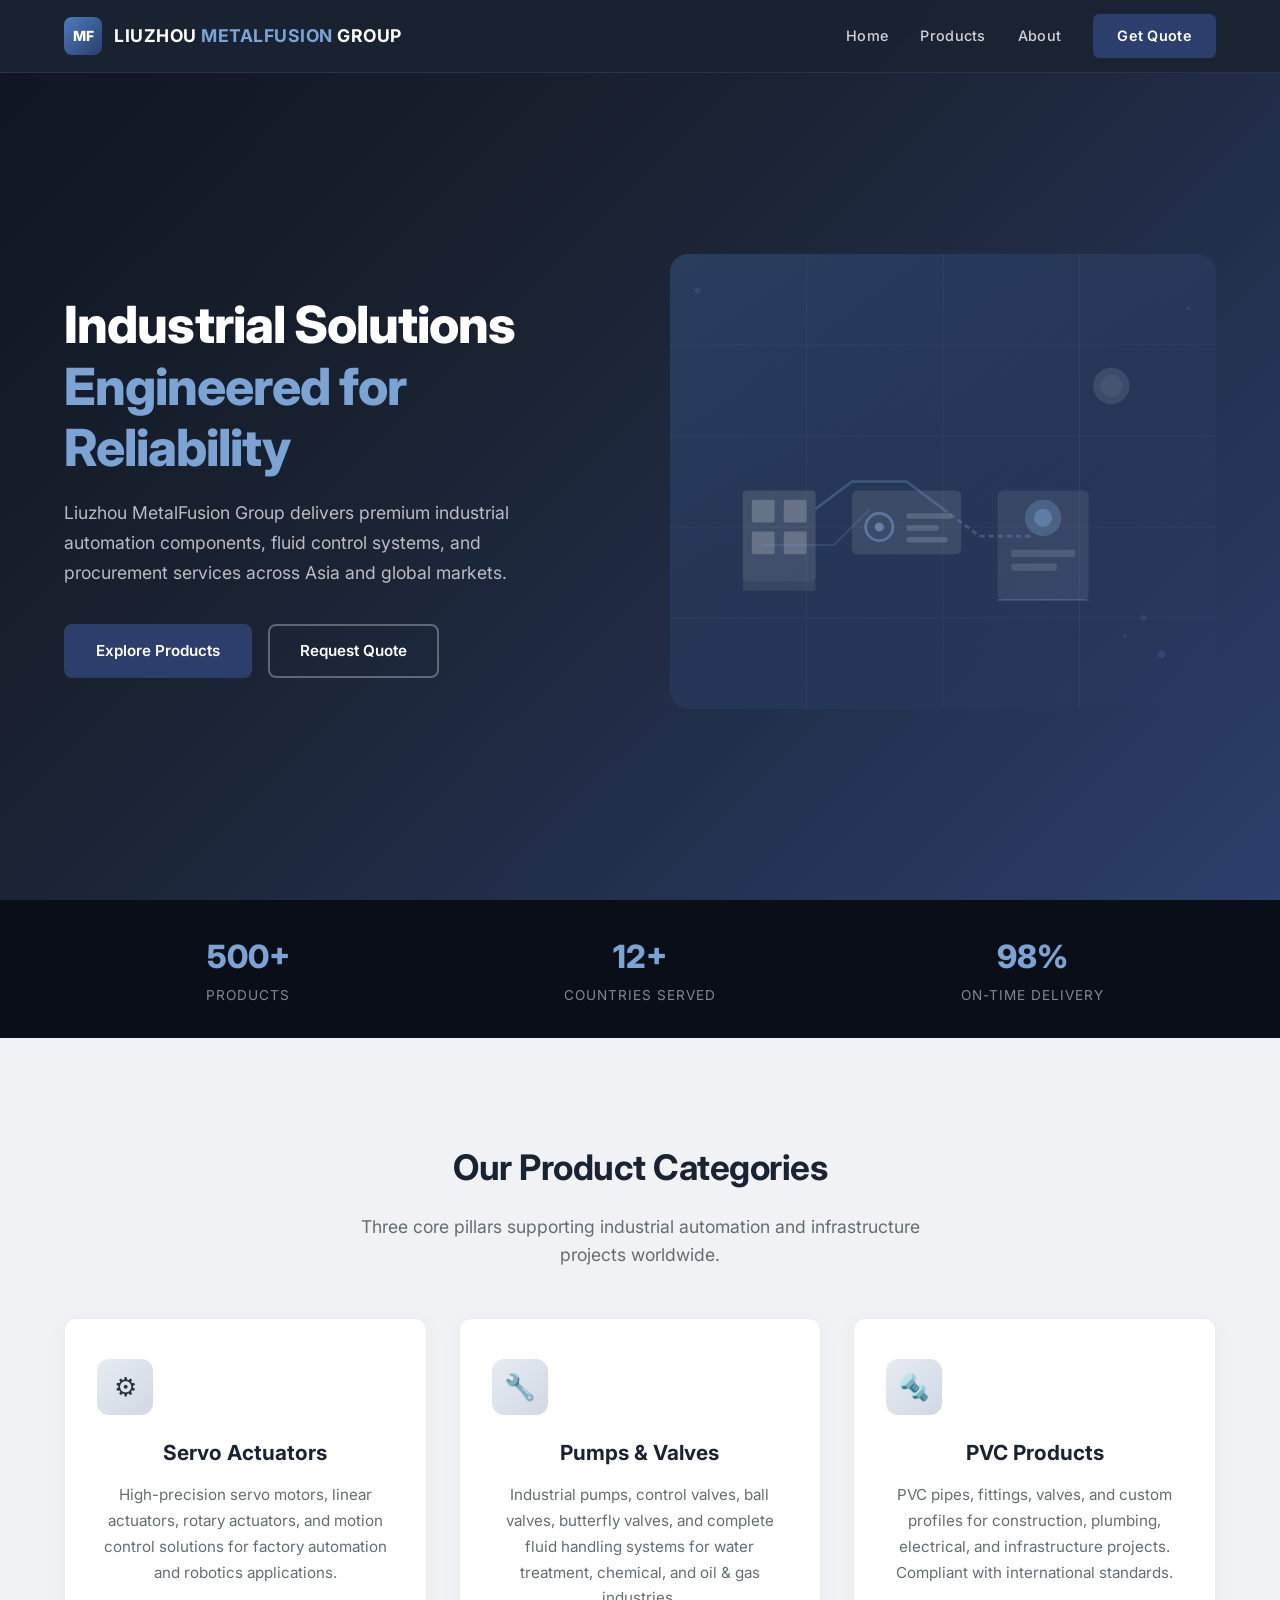
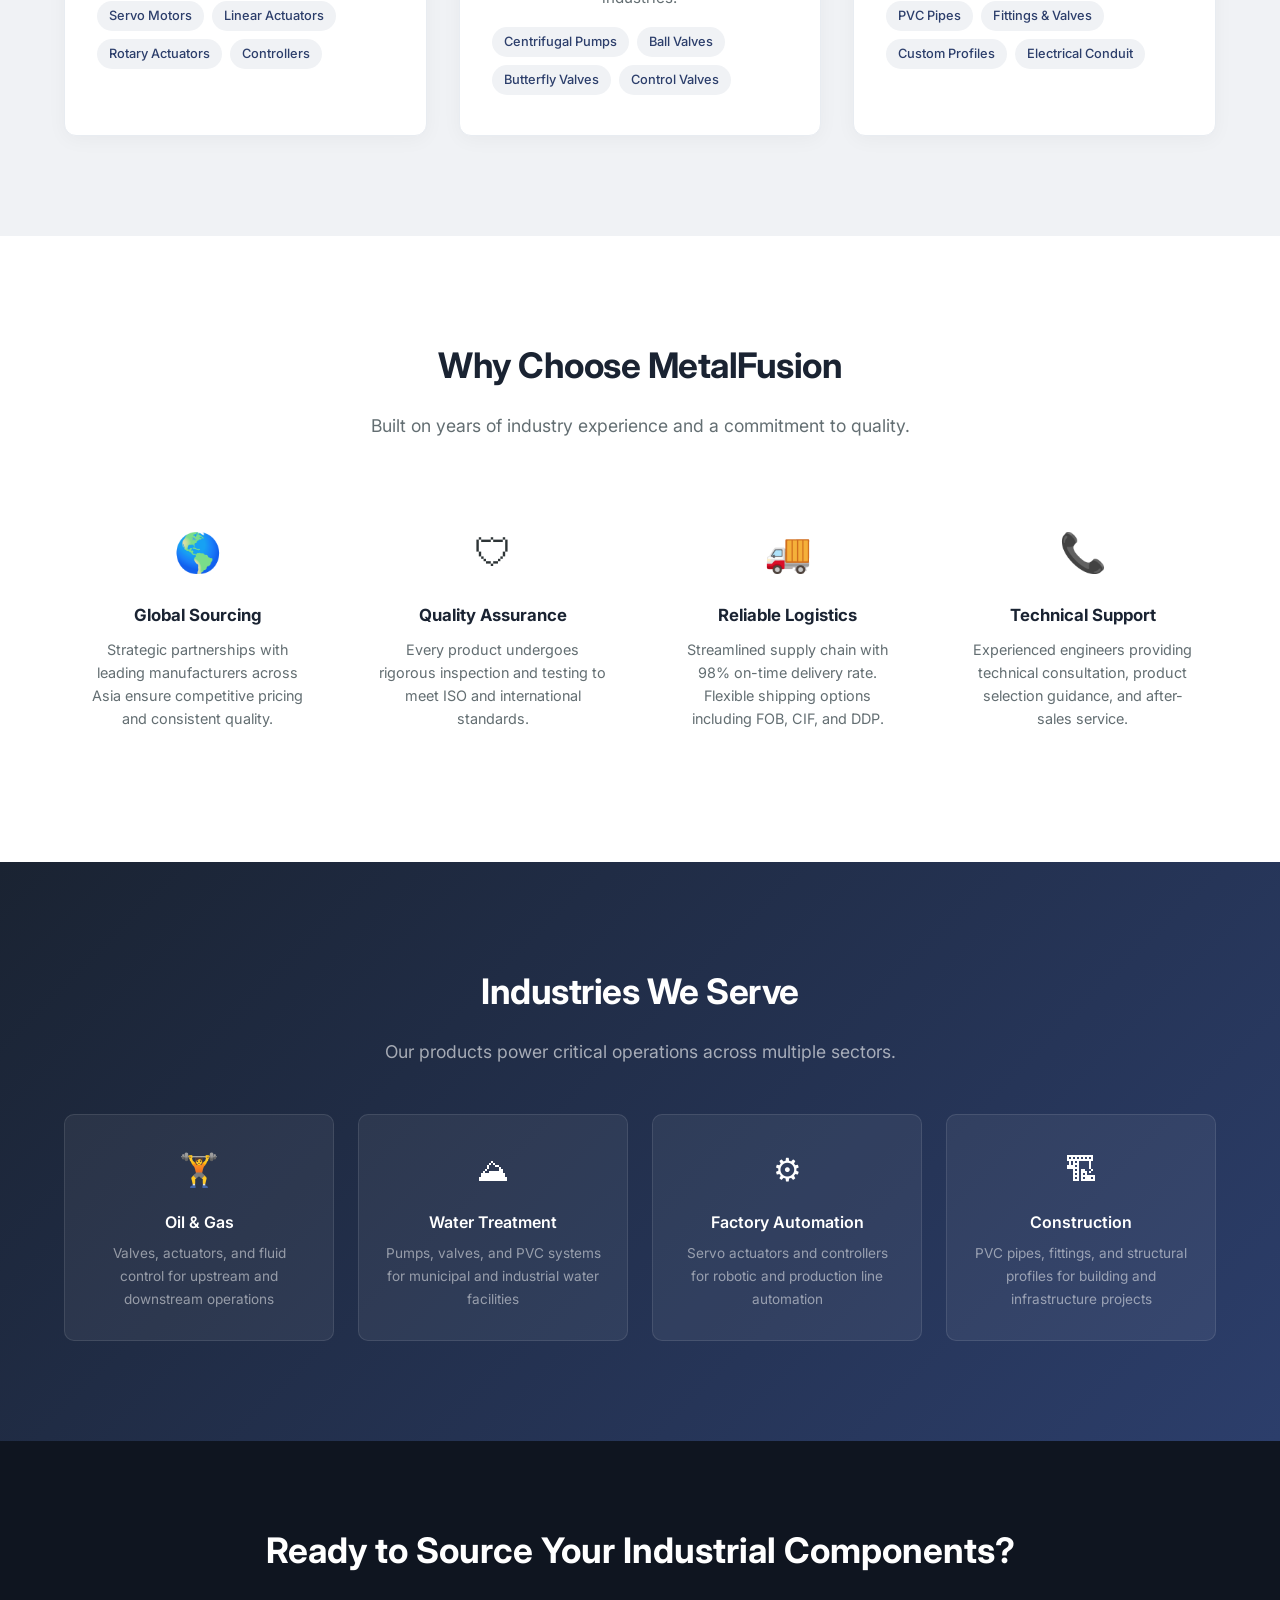
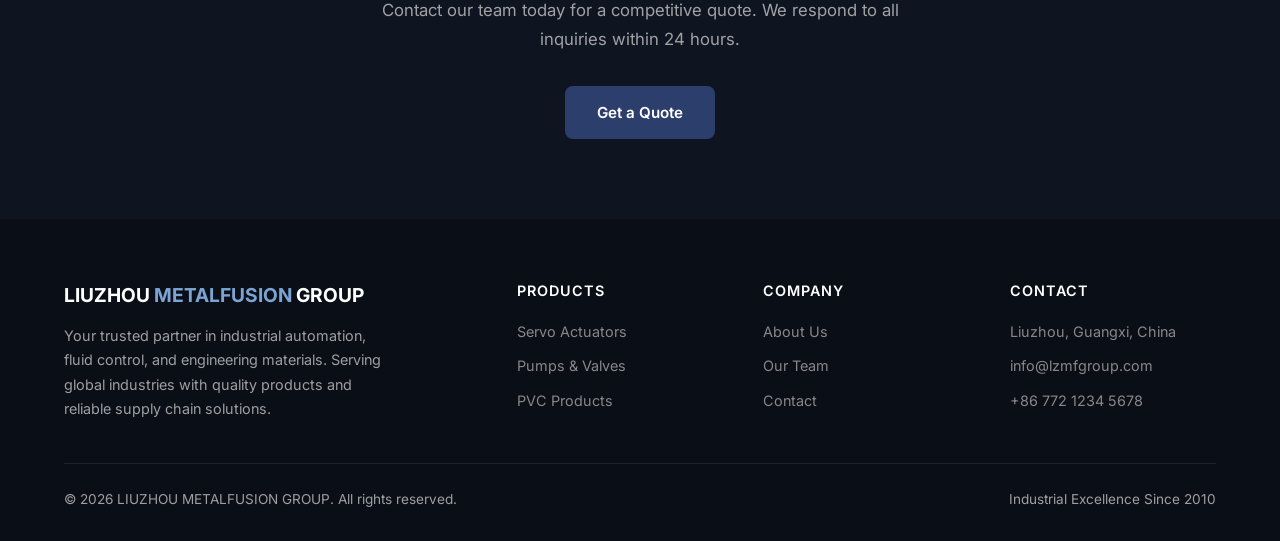
<file: index.html>
<!DOCTYPE html>
<html lang="en">
<head>
  <meta charset="UTF-8" />
  <meta name="viewport" content="width=device-width, initial-scale=1.0" />
  <meta name="description" content="LIUZHOU METALFUSION GROUP - Industrial automation, servo actuators, pumps, valves, and PVC procurement solutions." />
  <link rel="preconnect" href="https://fonts.googleapis.com" />
  <link href="https://fonts.googleapis.com/css2?family=Inter:wght@400;500;600;700;800&display=swap" rel="stylesheet" />
  <link rel="stylesheet" href="css/style.css" />
  <title>LIUZHOU METALFUSION GROUP | Industrial Solutions</title>
</head>
<body>
<nav class="navbar">
  <div class="container">
    <a href="index.html" class="logo">
      <div class="logo-icon">MF</div>
      <span class="logo-text">LIUZHOU <span>METALFUSION</span> GROUP</span>
    </a>
    <div class="nav-links" id="navLinks">
      <a href="index.html">Home</a>
      <a href="products.html">Products</a>
      <a href="about.html">About</a>
      <a href="contact.html" class="btn-nav">Get Quote</a>
    </div>
    <div class="mobile-toggle" onclick="document.getElementById('navLinks').classList.toggle('active')">
      <span></span><span></span><span></span>
    </div>
  </div>
</nav>

<section class="hero">
  <div class="container">
    <div class="hero-content">
      <h1>Industrial Solutions <span>Engineered for Reliability</span></h1>
      <p>Liuzhou MetalFusion Group delivers premium industrial automation components, fluid control systems, and procurement services across Asia and global markets.</p>
      <div class="hero-buttons">
        <a href="products.html" class="btn-primary">Explore Products</a>
        <a href="contact.html" class="btn-outline">Request Quote</a>
      </div>
    </div>
    <div>
      <svg viewBox="0 0 600 500" xmlns="http://www.w3.org/2000/svg" style="width:100%;max-width:600px;">
  <defs>
    <linearGradient id="g1" x1="0%" y1="0%" x2="100%" y2="100%">
      <stop offset="0%" style="stop-color:#4a7cbd;stop-opacity:0.3"/>
      <stop offset="100%" style="stop-color:#2c3e6b;stop-opacity:0.05"/>
    </linearGradient>
  </defs>
  <rect width="600" height="500" fill="url(#g1)" rx="20"/>
  <g stroke="rgba(255,255,255,0.05)" stroke-width="1">
    <line x1="0" y1="100" x2="600" y2="100"/>
    <line x1="0" y1="200" x2="600" y2="200"/>
    <line x1="0" y1="300" x2="600" y2="300"/>
    <line x1="0" y1="400" x2="600" y2="400"/>
    <line x1="150" y1="0" x2="150" y2="500"/>
    <line x1="300" y1="0" x2="300" y2="500"/>
    <line x1="450" y1="0" x2="450" y2="500"/>
  </g>
  <g transform="translate(80,180)">
    <rect x="0" y="80" width="80" height="100" fill="rgba(255,255,255,0.12)" rx="4"/>
    <rect x="10" y="90" width="25" height="25" fill="rgba(255,255,255,0.2)" rx="2"/>
    <rect x="45" y="90" width="25" height="25" fill="rgba(255,255,255,0.2)" rx="2"/>
    <rect x="10" y="125" width="25" height="25" fill="rgba(255,255,255,0.2)" rx="2"/>
    <rect x="45" y="125" width="25" height="25" fill="rgba(255,255,255,0.2)" rx="2"/>
    <rect x="0" y="180" width="80" height="10" fill="rgba(255,255,255,0.08)" rx="2"/>
  </g>
  <g transform="translate(200,150)">
    <rect x="0" y="110" width="120" height="70" fill="rgba(255,255,255,0.1)" rx="6"/>
    <circle cx="30" cy="150" r="15" fill="none" stroke="rgba(123,164,212,0.5)" stroke-width="3"/>
    <circle cx="30" cy="150" r="5" fill="rgba(123,164,212,0.6)"/>
    <rect x="60" y="135" width="50" height="6" fill="rgba(255,255,255,0.15)" rx="2"/>
    <rect x="60" y="148" width="35" height="6" fill="rgba(255,255,255,0.15)" rx="2"/>
    <rect x="60" y="161" width="45" height="6" fill="rgba(255,255,255,0.15)" rx="2"/>
  </g>
  <g transform="translate(360,200)">
    <rect x="0" y="60" width="100" height="120" fill="rgba(255,255,255,0.08)" rx="6"/>
    <circle cx="50" cy="90" r="20" fill="rgba(123,164,212,0.3)"/>
    <circle cx="50" cy="90" r="10" fill="rgba(123,164,212,0.4)"/>
    <rect x="15" y="125" width="70" height="8" fill="rgba(255,255,255,0.12)" rx="2"/>
    <rect x="15" y="140" width="50" height="8" fill="rgba(255,255,255,0.12)" rx="2"/>
    <line x1="0" y1="180" x2="100" y2="180" stroke="rgba(255,255,255,0.15)" stroke-width="2"/>
  </g>
  <g stroke="rgba(123,164,212,0.3)" stroke-width="3" fill="none">
    <path d="M 160 280 L 200 250 L 260 250 L 300 280"/>
    <path d="M 300 280 L 340 310 L 400 310" stroke-dasharray="6,4"/>
    <path d="M 100 320 L 180 320 L 220 280" stroke="rgba(123,164,212,0.2)" stroke-width="2"/>
  </g>
  <g transform="translate(460,120)" fill="rgba(255,255,255,0.1)">
    <circle cx="25" cy="25" r="20"/>
    <circle cx="25" cy="25" r="12" fill="rgba(255,255,255,0.05)"/>
  </g>
  <g fill="rgba(123,164,212,0.15)">
    <circle cx="520" cy="400" r="3"/>
    <circle cx="500" cy="420" r="2"/>
    <circle cx="540" cy="440" r="4"/>
    <circle cx="30" cy="40" r="3"/>
    <circle cx="570" cy="60" r="2"/>
  </g>
</svg>
    </div>
  </div>
</section>

<section style="background:#0a0f17;padding:30px 0;">
  <div class="container">
    <div style="display:grid;grid-template-columns:repeat(3,1fr);gap:24px;text-align:center;">
      <div>
        <div style="font-size:2rem;font-weight:800;color:#7ba4d4;">500+</div>
        <div style="font-size:.85rem;color:rgba(255,255,255,0.5);text-transform:uppercase;letter-spacing:1px;">Products</div>
      </div>
      <div>
        <div style="font-size:2rem;font-weight:800;color:#7ba4d4;">12+</div>
        <div style="font-size:.85rem;color:rgba(255,255,255,0.5);text-transform:uppercase;letter-spacing:1px;">Countries Served</div>
      </div>
      <div>
        <div style="font-size:2rem;font-weight:800;color:#7ba4d4;">98%</div>
        <div style="font-size:.85rem;color:rgba(255,255,255,0.5);text-transform:uppercase;letter-spacing:1px;">On-Time Delivery</div>
      </div>
    </div>
  </div>
</section>

<section class="categories section">
  <div class="container text-center">
    <h2 class="section-title">Our Product Categories</h2>
    <p class="section-subtitle">Three core pillars supporting industrial automation and infrastructure projects worldwide.</p>
    <div class="categories-grid">
      <div class="category-card">
        <div class="category-icon">⚙</div>
        <h3>Servo Actuators</h3>
        <p>High-precision servo motors, linear actuators, rotary actuators, and motion control solutions for factory automation and robotics applications.</p>
        <div class="tag-list">
          <span class="tag">Servo Motors</span>
          <span class="tag">Linear Actuators</span>
          <span class="tag">Rotary Actuators</span>
          <span class="tag">Controllers</span>
        </div>
      </div>
      <div class="category-card">
        <div class="category-icon">🔧</div>
        <h3>Pumps &amp; Valves</h3>
        <p>Industrial pumps, control valves, ball valves, butterfly valves, and complete fluid handling systems for water treatment, chemical, and oil &amp; gas industries.</p>
        <div class="tag-list">
          <span class="tag">Centrifugal Pumps</span>
          <span class="tag">Ball Valves</span>
          <span class="tag">Butterfly Valves</span>
          <span class="tag">Control Valves</span>
        </div>
      </div>
      <div class="category-card">
        <div class="category-icon">🔩</div>
        <h3>PVC Products</h3>
        <p>PVC pipes, fittings, valves, and custom profiles for construction, plumbing, electrical, and infrastructure projects. Compliant with international standards.</p>
        <div class="tag-list">
          <span class="tag">PVC Pipes</span>
          <span class="tag">Fittings &amp; Valves</span>
          <span class="tag">Custom Profiles</span>
          <span class="tag">Electrical Conduit</span>
        </div>
      </div>
    </div>
  </div>
</section>

<section class="advantages section">
  <div class="container text-center">
    <h2 class="section-title">Why Choose MetalFusion</h2>
    <p class="section-subtitle">Built on years of industry experience and a commitment to quality.</p>
    <div class="advantages-grid">
      <div class="advantage-item">
        <div class="advantage-icon">&#127758;</div>
        <h4>Global Sourcing</h4>
        <p>Strategic partnerships with leading manufacturers across Asia ensure competitive pricing and consistent quality.</p>
      </div>
      <div class="advantage-item">
        <div class="advantage-icon">&#128737;</div>
        <h4>Quality Assurance</h4>
        <p>Every product undergoes rigorous inspection and testing to meet ISO and international standards.</p>
      </div>
      <div class="advantage-item">
        <div class="advantage-icon">&#128666;</div>
        <h4>Reliable Logistics</h4>
        <p>Streamlined supply chain with 98% on-time delivery rate. Flexible shipping options including FOB, CIF, and DDP.</p>
      </div>
      <div class="advantage-item">
        <div class="advantage-icon">&#128222;</div>
        <h4>Technical Support</h4>
        <p>Experienced engineers providing technical consultation, product selection guidance, and after-sales service.</p>
      </div>
    </div>
  </div>
</section>

<section class="applications section">
  <div class="container text-center">
    <h2 class="section-title">Industries We Serve</h2>
    <p class="section-subtitle">Our products power critical operations across multiple sectors.</p>
    <div class="apps-grid">
      <div class="app-card">
        <div class="app-icon">&#127947;</div>
        <h4>Oil &amp; Gas</h4>
        <p>Valves, actuators, and fluid control for upstream and downstream operations</p>
      </div>
      <div class="app-card">
        <div class="app-icon">&#9968;</div>
        <h4>Water Treatment</h4>
        <p>Pumps, valves, and PVC systems for municipal and industrial water facilities</p>
      </div>
      <div class="app-card">
        <div class="app-icon">&#9881;</div>
        <h4>Factory Automation</h4>
        <p>Servo actuators and controllers for robotic and production line automation</p>
      </div>
      <div class="app-card">
        <div class="app-icon">&#127959;</div>
        <h4>Construction</h4>
        <p>PVC pipes, fittings, and structural profiles for building and infrastructure projects</p>
      </div>
    </div>
  </div>
</section>

<section class="cta-banner">
  <div class="container">
    <h2>Ready to Source Your Industrial Components?</h2>
    <p>Contact our team today for a competitive quote. We respond to all inquiries within 24 hours.</p>
    <a href="contact.html" class="btn-primary">Get a Quote</a>
  </div>
</section>

<footer class="footer">
  <div class="container">
    <div class="footer-grid">
      <div class="footer-brand">
        <span class="logo-text" style="color:#fff;font-weight:700;font-size:1.2rem;">LIUZHOU <span style="color:#7ba4d4;">METALFUSION</span> GROUP</span>
        <p>Your trusted partner in industrial automation, fluid control, and engineering materials. Serving global industries with quality products and reliable supply chain solutions.</p>
      </div>
      <div class="footer-col">
        <h5>Products</h5>
        <a href="products.html#actuators">Servo Actuators</a>
        <a href="products.html#pumps">Pumps &amp; Valves</a>
        <a href="products.html#pvc">PVC Products</a>
      </div>
      <div class="footer-col">
        <h5>Company</h5>
        <a href="about.html">About Us</a>
        <a href="about.html#team">Our Team</a>
        <a href="contact.html">Contact</a>
      </div>
      <div class="footer-col">
        <h5>Contact</h5>
        <a>Liuzhou, Guangxi, China</a>
        <a>info@lzmfgroup.com</a>
        <a>+86 772 1234 5678</a>
      </div>
    </div>
    <div class="footer-bottom">
      <span>&copy; 2026 LIUZHOU METALFUSION GROUP. All rights reserved.</span>
      <span>Industrial Excellence Since 2010</span>
    </div>
  </div>
</footer>

<script>
document.querySelectorAll('a[href^="#"]').forEach(a => {
  a.addEventListener('click', e => {
    e.preventDefault();
    const t = document.querySelector(a.getAttribute('href'));
    if(t) t.scrollIntoView({behavior:'smooth'});
  });
});
</script>
</body>
</html>
</file>
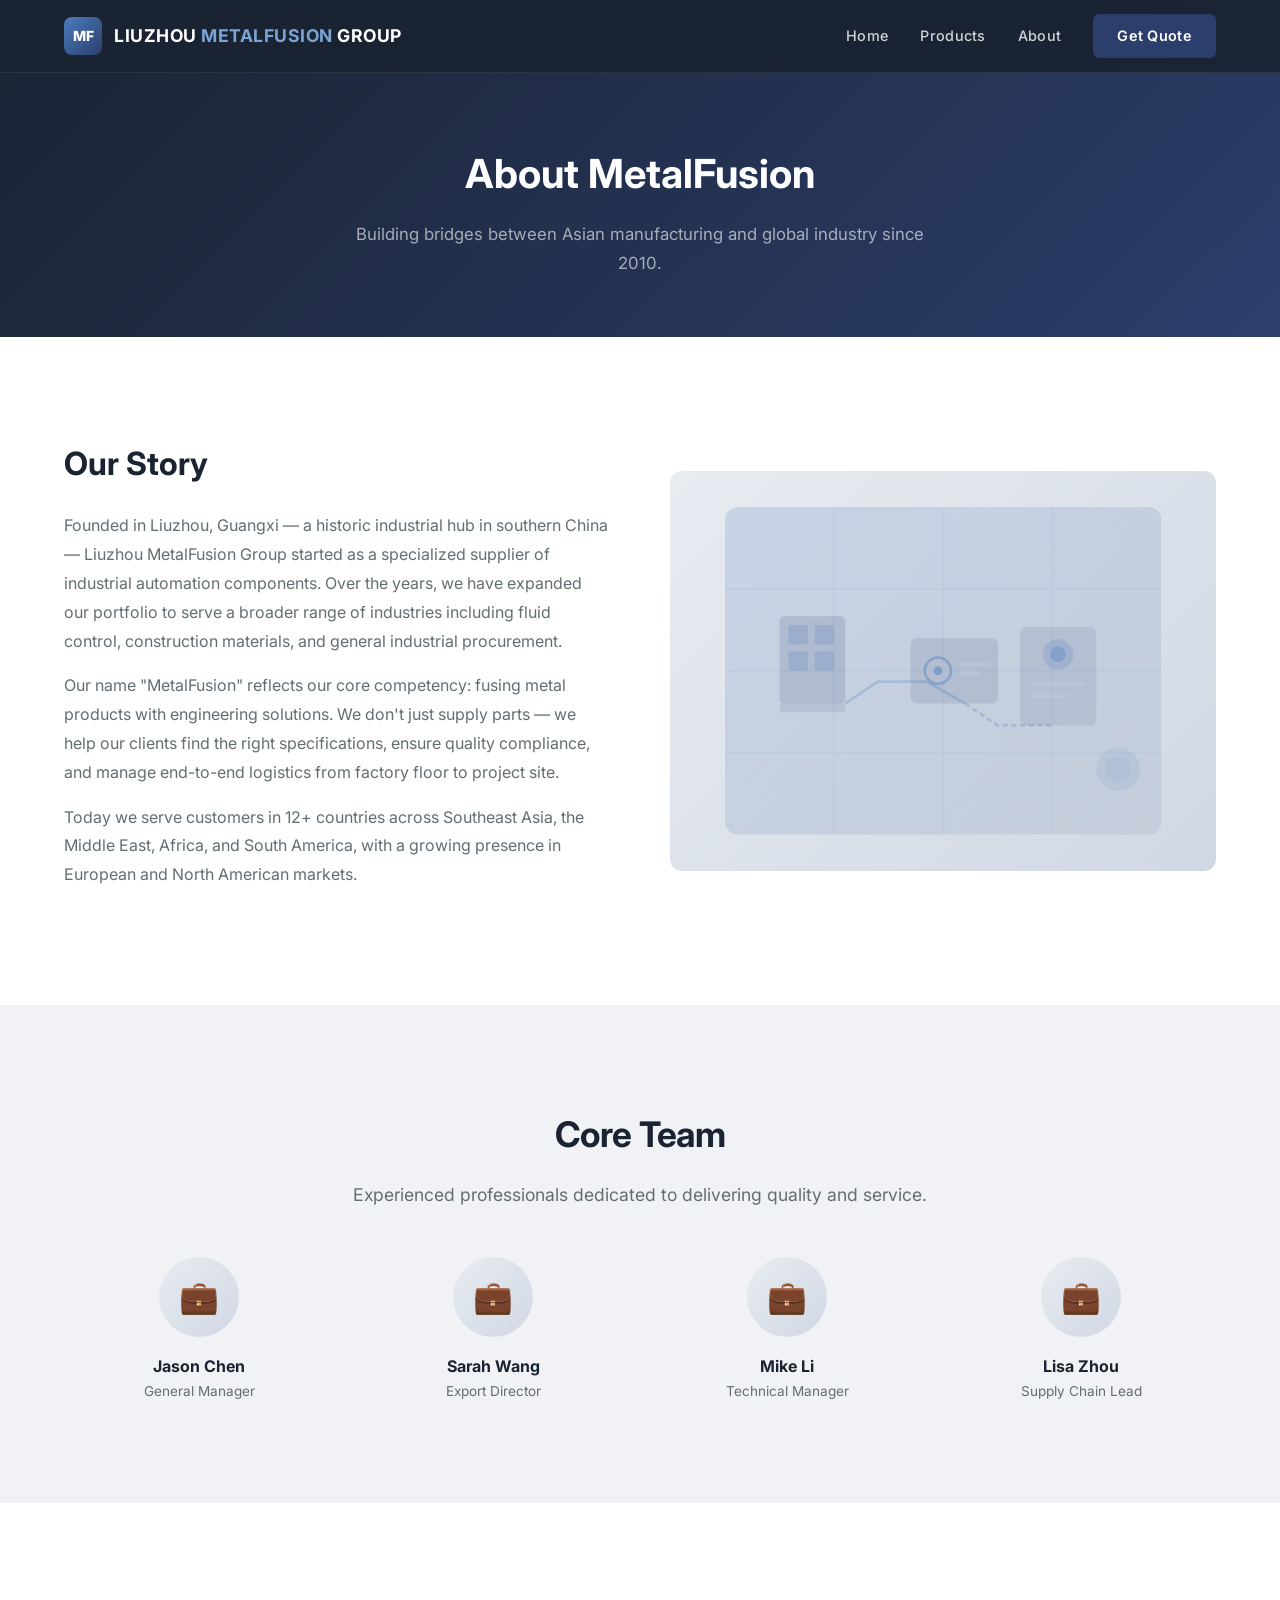
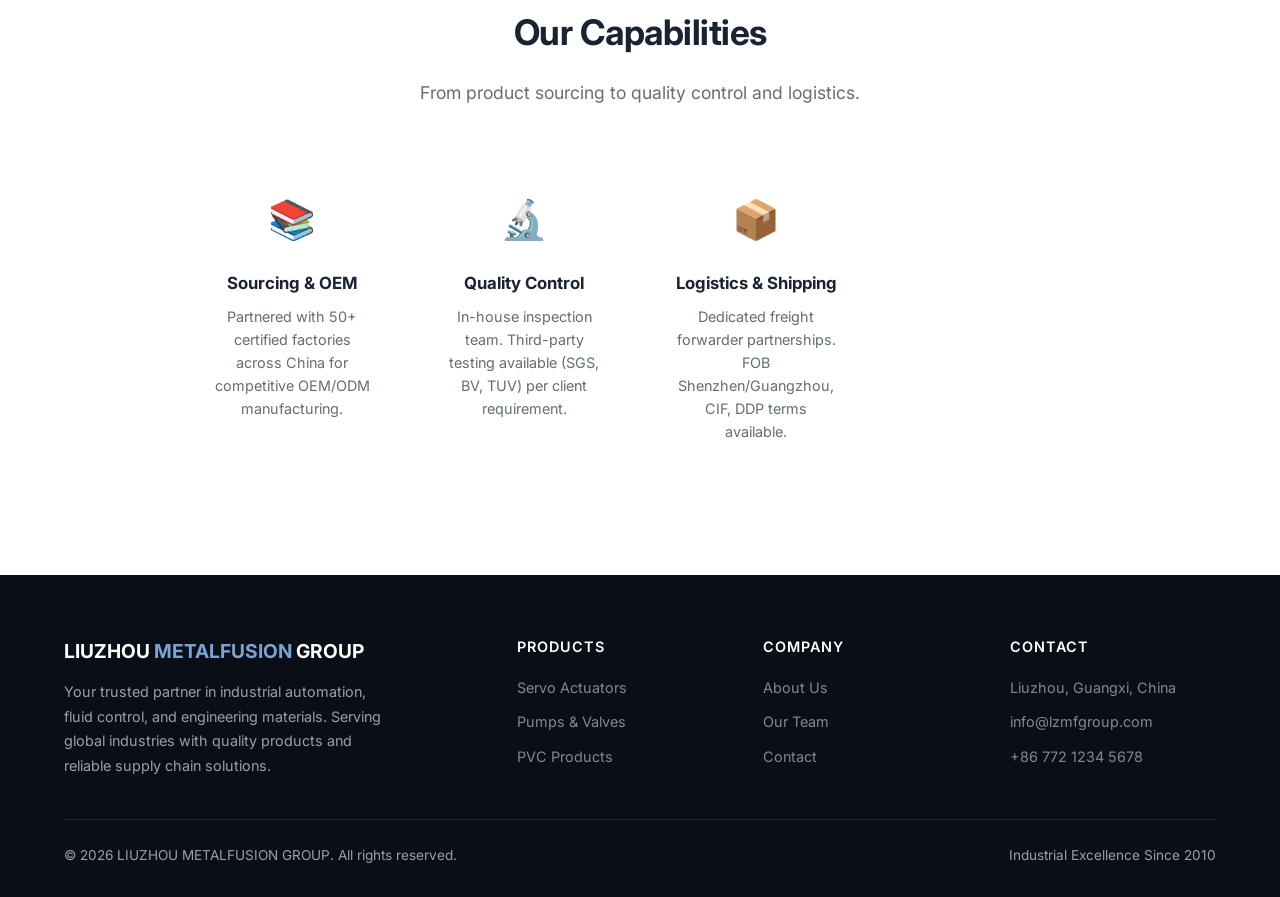
<file: about.html>
<!DOCTYPE html>
<html lang="en">
<head>
  <meta charset="UTF-8" />
  <meta name="viewport" content="width=device-width, initial-scale=1.0" />
  <meta name="description" content="LIUZHOU METALFUSION GROUP - About our company, team, and industrial expertise." />
  <link rel="preconnect" href="https://fonts.googleapis.com" />
  <link href="https://fonts.googleapis.com/css2?family=Inter:wght@400;500;600;700;800&display=swap" rel="stylesheet" />
  <link rel="stylesheet" href="css/style.css" />
  <title>About Us | LIUZHOU METALFUSION GROUP</title>
</head>
<body>
<nav class="navbar">
  <div class="container">
    <a href="index.html" class="logo">
      <div class="logo-icon">MF</div>
      <span class="logo-text">LIUZHOU <span>METALFUSION</span> GROUP</span>
    </a>
    <div class="nav-links" id="navLinks">
      <a href="index.html">Home</a>
      <a href="products.html">Products</a>
      <a href="about.html">About</a>
      <a href="contact.html" class="btn-nav">Get Quote</a>
    </div>
    <div class="mobile-toggle" onclick="document.getElementById('navLinks').classList.toggle('active')">
      <span></span><span></span><span></span>
    </div>
  </div>
</nav>

<section class="page-header">
  <div class="container">
    <h1>About MetalFusion</h1>
    <p>Building bridges between Asian manufacturing and global industry since 2010.</p>
  </div>
</section>

<section class="about-story section">
  <div class="container">
    <div class="about-content">
      <div>
        <h2>Our Story</h2>
        <p>Founded in Liuzhou, Guangxi — a historic industrial hub in southern China — Liuzhou MetalFusion Group started as a specialized supplier of industrial automation components. Over the years, we have expanded our portfolio to serve a broader range of industries including fluid control, construction materials, and general industrial procurement.</p>
        <p>Our name "MetalFusion" reflects our core competency: fusing metal products with engineering solutions. We don't just supply parts — we help our clients find the right specifications, ensure quality compliance, and manage end-to-end logistics from factory floor to project site.</p>
        <p>Today we serve customers in 12+ countries across Southeast Asia, the Middle East, Africa, and South America, with a growing presence in European and North American markets.</p>
      </div>
      <div class="about-image">
  <svg viewBox="0 0 400 300" xmlns="http://www.w3.org/2000/svg" style="width:80%;">
    <defs>
      <linearGradient id="ga" x1="0%" y1="0%" x2="100%" y2="100%">
        <stop offset="0%" style="stop-color:#4a7cbd;stop-opacity:0.2"/>
        <stop offset="100%" style="stop-color:#2c3e6b;stop-opacity:0.08"/>
      </linearGradient>
    </defs>
    <rect width="400" height="300" fill="url(#ga)" rx="12"/>
    <g stroke="#b0c4de" stroke-width="1.5" fill="none" opacity="0.4">
      <line x1="0" y1="75" x2="400" y2="75"/>
      <line x1="0" y1="150" x2="400" y2="150"/>
      <line x1="0" y1="225" x2="400" y2="225"/>
      <line x1="100" y1="0" x2="100" y2="300"/>
      <line x1="200" y1="0" x2="200" y2="300"/>
      <line x1="300" y1="0" x2="300" y2="300"/>
    </g>
    <g transform="translate(50,60)">
      <rect x="0" y="40" width="60" height="80" fill="rgba(44,62,107,0.15)" rx="4"/>
      <rect x="8" y="48" width="18" height="18" fill="rgba(74,124,189,0.2)" rx="2"/>
      <rect x="32" y="48" width="18" height="18" fill="rgba(74,124,189,0.2)" rx="2"/>
      <rect x="8" y="72" width="18" height="18" fill="rgba(74,124,189,0.2)" rx="2"/>
      <rect x="32" y="72" width="18" height="18" fill="rgba(74,124,189,0.2)" rx="2"/>
      <rect x="0" y="120" width="60" height="8" fill="rgba(44,62,107,0.1)" rx="2"/>
    </g>
    <g transform="translate(170,50)">
      <rect x="0" y="70" width="80" height="60" fill="rgba(44,62,107,0.12)" rx="6"/>
      <circle cx="25" cy="100" r="12" fill="none" stroke="rgba(74,124,189,0.4)" stroke-width="2.5"/>
      <circle cx="25" cy="100" r="4" fill="rgba(74,124,189,0.5)"/>
      <rect x="45" y="92" width="28" height="4" fill="rgba(255,255,255,0.1)" rx="2"/>
      <rect x="45" y="100" width="20" height="4" fill="rgba(255,255,255,0.1)" rx="2"/>
    </g>
    <g transform="translate(270,70)">
      <rect x="0" y="40" width="70" height="90" fill="rgba(44,62,107,0.1)" rx="6"/>
      <circle cx="35" cy="65" r="14" fill="rgba(74,124,189,0.2)"/>
      <circle cx="35" cy="65" r="7" fill="rgba(74,124,189,0.3)"/>
      <rect x="10" y="90" width="50" height="5" fill="rgba(255,255,255,0.08)" rx="2"/>
      <rect x="10" y="100" width="35" height="5" fill="rgba(255,255,255,0.08)" rx="2"/>
    </g>
    <g stroke="rgba(74,124,189,0.25)" stroke-width="2.5" fill="none">
      <path d="M 110 180 L 140 160 L 185 160 L 220 180"/>
      <path d="M 220 180 L 250 200 L 300 200" stroke-dasharray="5,3"/>
    </g>
    <g fill="rgba(74,124,189,0.1)">
      <circle cx="360" cy="240" r="20"/>
      <circle cx="360" cy="240" r="12" fill="rgba(74,124,189,0.05)"/>
    </g>
  </svg>
</div>
    </div>
  </div>
</section>

<section class="section" style="background:#f0f2f5;" id="team">
  <div class="container text-center">
    <h2 class="section-title">Core Team</h2>
    <p class="section-subtitle">Experienced professionals dedicated to delivering quality and service.</p>
    <div class="team-grid">
      <div class="team-card">
        <div class="team-avatar">&#128188;</div>
        <h4>Jason Chen</h4>
        <p>General Manager</p>
      </div>
      <div class="team-card">
        <div class="team-avatar">&#128188;</div>
        <h4>Sarah Wang</h4>
        <p>Export Director</p>
      </div>
      <div class="team-card">
        <div class="team-avatar">&#128188;</div>
        <h4>Mike Li</h4>
        <p>Technical Manager</p>
      </div>
      <div class="team-card">
        <div class="team-avatar">&#128188;</div>
        <h4>Lisa Zhou</h4>
        <p>Supply Chain Lead</p>
      </div>
    </div>
  </div>
</section>

<section class="section">
  <div class="container text-center">
    <h2 class="section-title">Our Capabilities</h2>
    <p class="section-subtitle">From product sourcing to quality control and logistics.</p>
    <div class="advantages-grid" style="max-width:900px;margin:0 auto;">
      <div class="advantage-item">
        <div class="advantage-icon">&#128218;</div>
        <h4>Sourcing &amp; OEM</h4>
        <p>Partnered with 50+ certified factories across China for competitive OEM/ODM manufacturing.</p>
      </div>
      <div class="advantage-item">
        <div class="advantage-icon">&#128300;</div>
        <h4>Quality Control</h4>
        <p>In-house inspection team. Third-party testing available (SGS, BV, TUV) per client requirement.</p>
      </div>
      <div class="advantage-item">
        <div class="advantage-icon">&#128230;</div>
        <h4>Logistics &amp; Shipping</h4>
        <p>Dedicated freight forwarder partnerships. FOB Shenzhen/Guangzhou, CIF, DDP terms available.</p>
      </div>
    </div>
  </div>
</section>

<footer class="footer">
  <div class="container">
    <div class="footer-grid">
      <div class="footer-brand">
        <span class="logo-text" style="color:#fff;font-weight:700;font-size:1.2rem;">LIUZHOU <span style="color:#7ba4d4;">METALFUSION</span> GROUP</span>
        <p>Your trusted partner in industrial automation, fluid control, and engineering materials. Serving global industries with quality products and reliable supply chain solutions.</p>
      </div>
      <div class="footer-col">
        <h5>Products</h5>
        <a href="products.html#actuators">Servo Actuators</a>
        <a href="products.html#pumps">Pumps &amp; Valves</a>
        <a href="products.html#pvc">PVC Products</a>
      </div>
      <div class="footer-col">
        <h5>Company</h5>
        <a href="about.html">About Us</a>
        <a href="about.html#team">Our Team</a>
        <a href="contact.html">Contact</a>
      </div>
      <div class="footer-col">
        <h5>Contact</h5>
        <a>Liuzhou, Guangxi, China</a>
        <a>info@lzmfgroup.com</a>
        <a>+86 772 1234 5678</a>
      </div>
    </div>
    <div class="footer-bottom">
      <span>&copy; 2026 LIUZHOU METALFUSION GROUP. All rights reserved.</span>
      <span>Industrial Excellence Since 2010</span>
    </div>
  </div>
</footer>
</body>
</html>
</file>
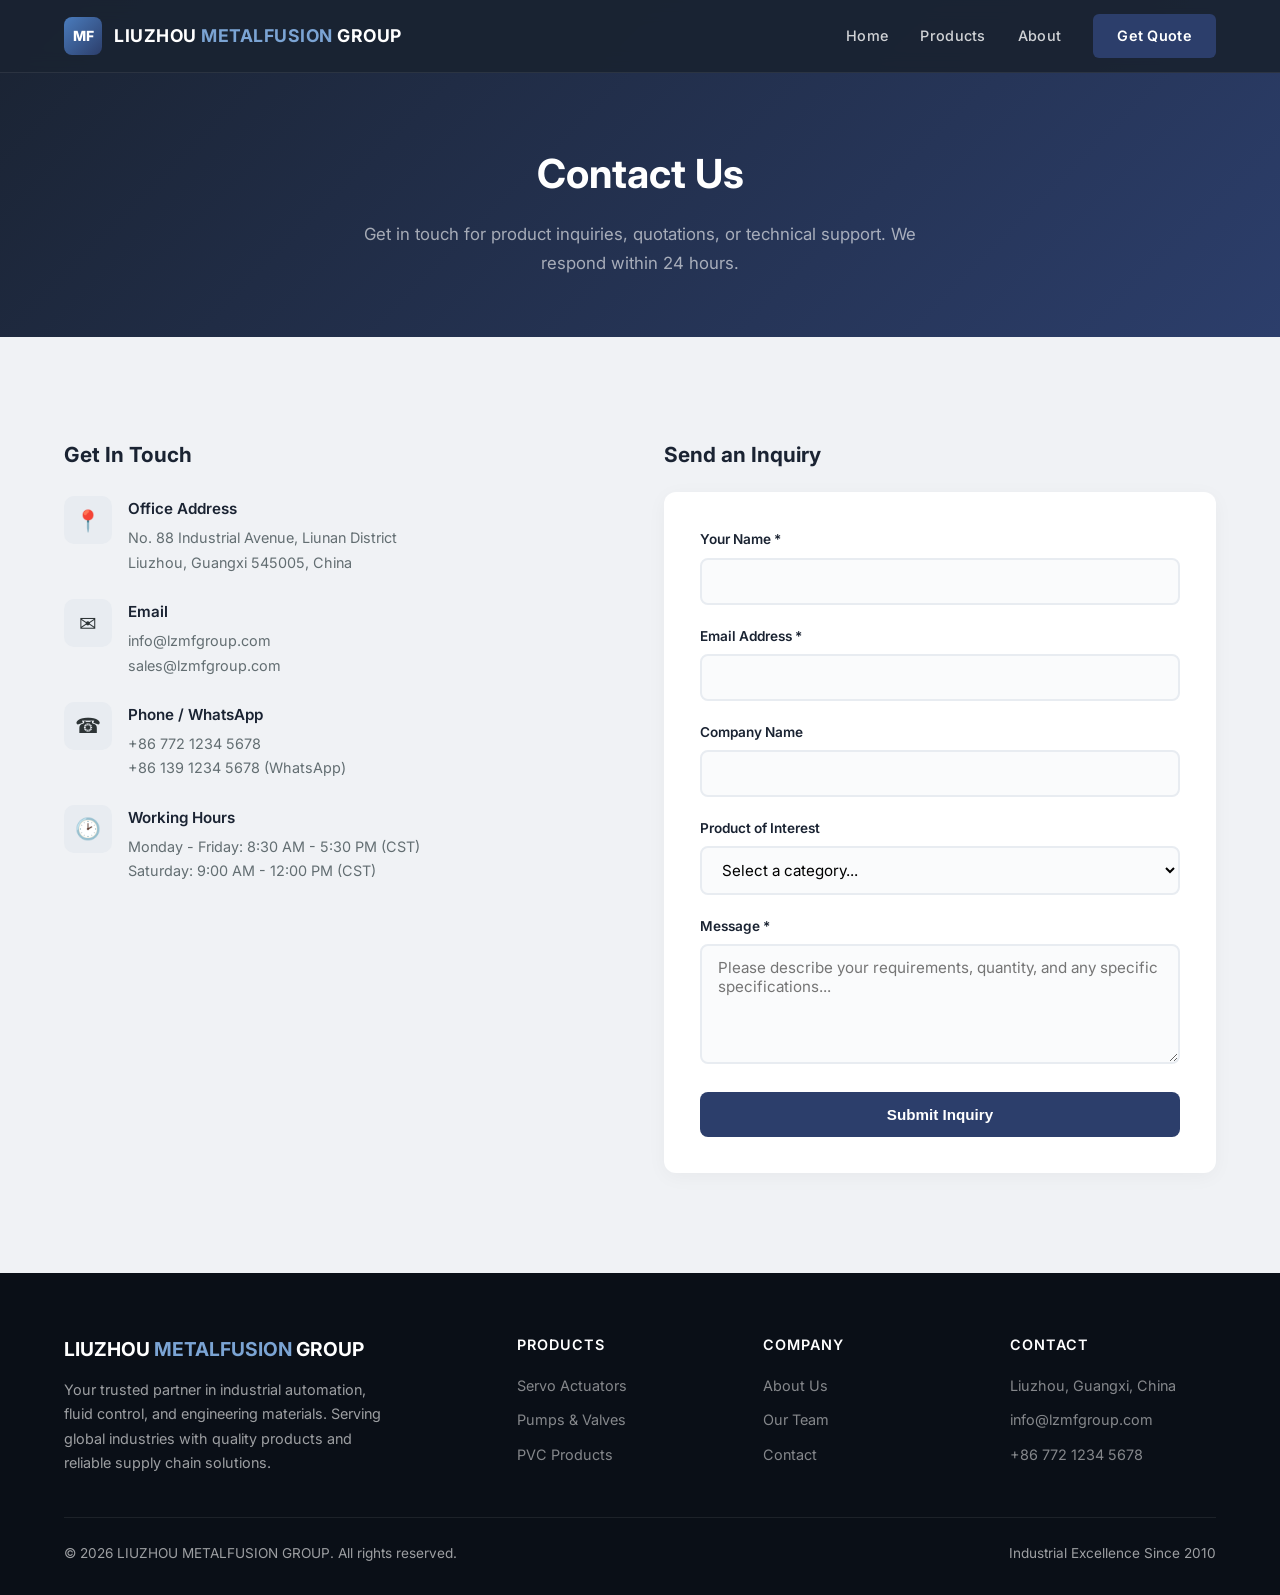
<file: contact.html>
<!DOCTYPE html>
<html lang="en">
<head>
  <meta charset="UTF-8" />
  <meta name="viewport" content="width=device-width, initial-scale=1.0" />
  <meta name="description" content="Contact LIUZHOU METALFUSION GROUP for industrial components, servo actuators, pumps, valves, and PVC products." />
  <link rel="preconnect" href="https://fonts.googleapis.com" />
  <link href="https://fonts.googleapis.com/css2?family=Inter:wght@400;500;600;700;800&display=swap" rel="stylesheet" />
  <link rel="stylesheet" href="css/style.css" />
  <title>Contact Us | LIUZHOU METALFUSION GROUP</title>
</head>
<body>
<nav class="navbar">
  <div class="container">
    <a href="index.html" class="logo">
      <div class="logo-icon">MF</div>
      <span class="logo-text">LIUZHOU <span>METALFUSION</span> GROUP</span>
    </a>
    <div class="nav-links" id="navLinks">
      <a href="index.html">Home</a>
      <a href="products.html">Products</a>
      <a href="about.html">About</a>
      <a href="contact.html" class="btn-nav">Get Quote</a>
    </div>
    <div class="mobile-toggle" onclick="document.getElementById('navLinks').classList.toggle('active')">
      <span></span><span></span><span></span>
    </div>
  </div>
</nav>

<section class="page-header">
  <div class="container">
    <h1>Contact Us</h1>
    <p>Get in touch for product inquiries, quotations, or technical support. We respond within 24 hours.</p>
  </div>
</section>

<section class="contact-section section">
  <div class="container">
    <div class="contact-grid">
      <div class="contact-info">
        <h3>Get In Touch</h3>
        <div class="contact-item">
          <div class="contact-item-icon">&#128205;</div>
          <div>
            <h4>Office Address</h4>
            <p>No. 88 Industrial Avenue, Liunan District<br/>Liuzhou, Guangxi 545005, China</p>
          </div>
        </div>
        <div class="contact-item">
          <div class="contact-item-icon">&#9993;</div>
          <div>
            <h4>Email</h4>
            <p>info@lzmfgroup.com<br/>sales@lzmfgroup.com</p>
          </div>
        </div>
        <div class="contact-item">
          <div class="contact-item-icon">&#9742;</div>
          <div>
            <h4>Phone / WhatsApp</h4>
            <p>+86 772 1234 5678<br/>+86 139 1234 5678 (WhatsApp)</p>
          </div>
        </div>
        <div class="contact-item">
          <div class="contact-item-icon">&#128337;</div>
          <div>
            <h4>Working Hours</h4>
            <p>Monday - Friday: 8:30 AM - 5:30 PM (CST)<br/>Saturday: 9:00 AM - 12:00 PM (CST)</p>
          </div>
        </div>
      </div>
      <div>
        <h3 style="font-size:1.3rem;font-weight:700;color:#1a2332;margin-bottom:20px;">Send an Inquiry</h3>
        <form class="contact-form" action="#" method="post">
          <div class="form-group">
            <label for="name">Your Name *</label>
            <input type="text" id="name" name="name" required />
          </div>
          <div class="form-group">
            <label for="email">Email Address *</label>
            <input type="email" id="email" name="email" required />
          </div>
          <div class="form-group">
            <label for="company">Company Name</label>
            <input type="text" id="company" name="company" />
          </div>
          <div class="form-group">
            <label for="product">Product of Interest</label>
            <select id="product" name="product">
              <option value="">Select a category...</option>
              <option value="actuators">Servo Actuators</option>
              <option value="pumps">Pumps &amp; Valves</option>
              <option value="pvc">PVC Products</option>
              <option value="other">Other / Custom</option>
            </select>
          </div>
          <div class="form-group">
            <label for="message">Message *</label>
            <textarea id="message" name="message" required placeholder="Please describe your requirements, quantity, and any specific specifications..."></textarea>
          </div>
          <button type="submit" class="btn-primary" style="width:100%;justify-content:center;">Submit Inquiry</button>
        </form>
      </div>
    </div>
  </div>
</section>

<footer class="footer">
  <div class="container">
    <div class="footer-grid">
      <div class="footer-brand">
        <span class="logo-text" style="color:#fff;font-weight:700;font-size:1.2rem;">LIUZHOU <span style="color:#7ba4d4;">METALFUSION</span> GROUP</span>
        <p>Your trusted partner in industrial automation, fluid control, and engineering materials. Serving global industries with quality products and reliable supply chain solutions.</p>
      </div>
      <div class="footer-col">
        <h5>Products</h5>
        <a href="products.html#actuators">Servo Actuators</a>
        <a href="products.html#pumps">Pumps &amp; Valves</a>
        <a href="products.html#pvc">PVC Products</a>
      </div>
      <div class="footer-col">
        <h5>Company</h5>
        <a href="about.html">About Us</a>
        <a href="about.html#team">Our Team</a>
        <a href="contact.html">Contact</a>
      </div>
      <div class="footer-col">
        <h5>Contact</h5>
        <a>Liuzhou, Guangxi, China</a>
        <a>info@lzmfgroup.com</a>
        <a>+86 772 1234 5678</a>
      </div>
    </div>
    <div class="footer-bottom">
      <span>&copy; 2026 LIUZHOU METALFUSION GROUP. All rights reserved.</span>
      <span>Industrial Excellence Since 2010</span>
    </div>
  </div>
</footer>
</body>
</html>
</file>
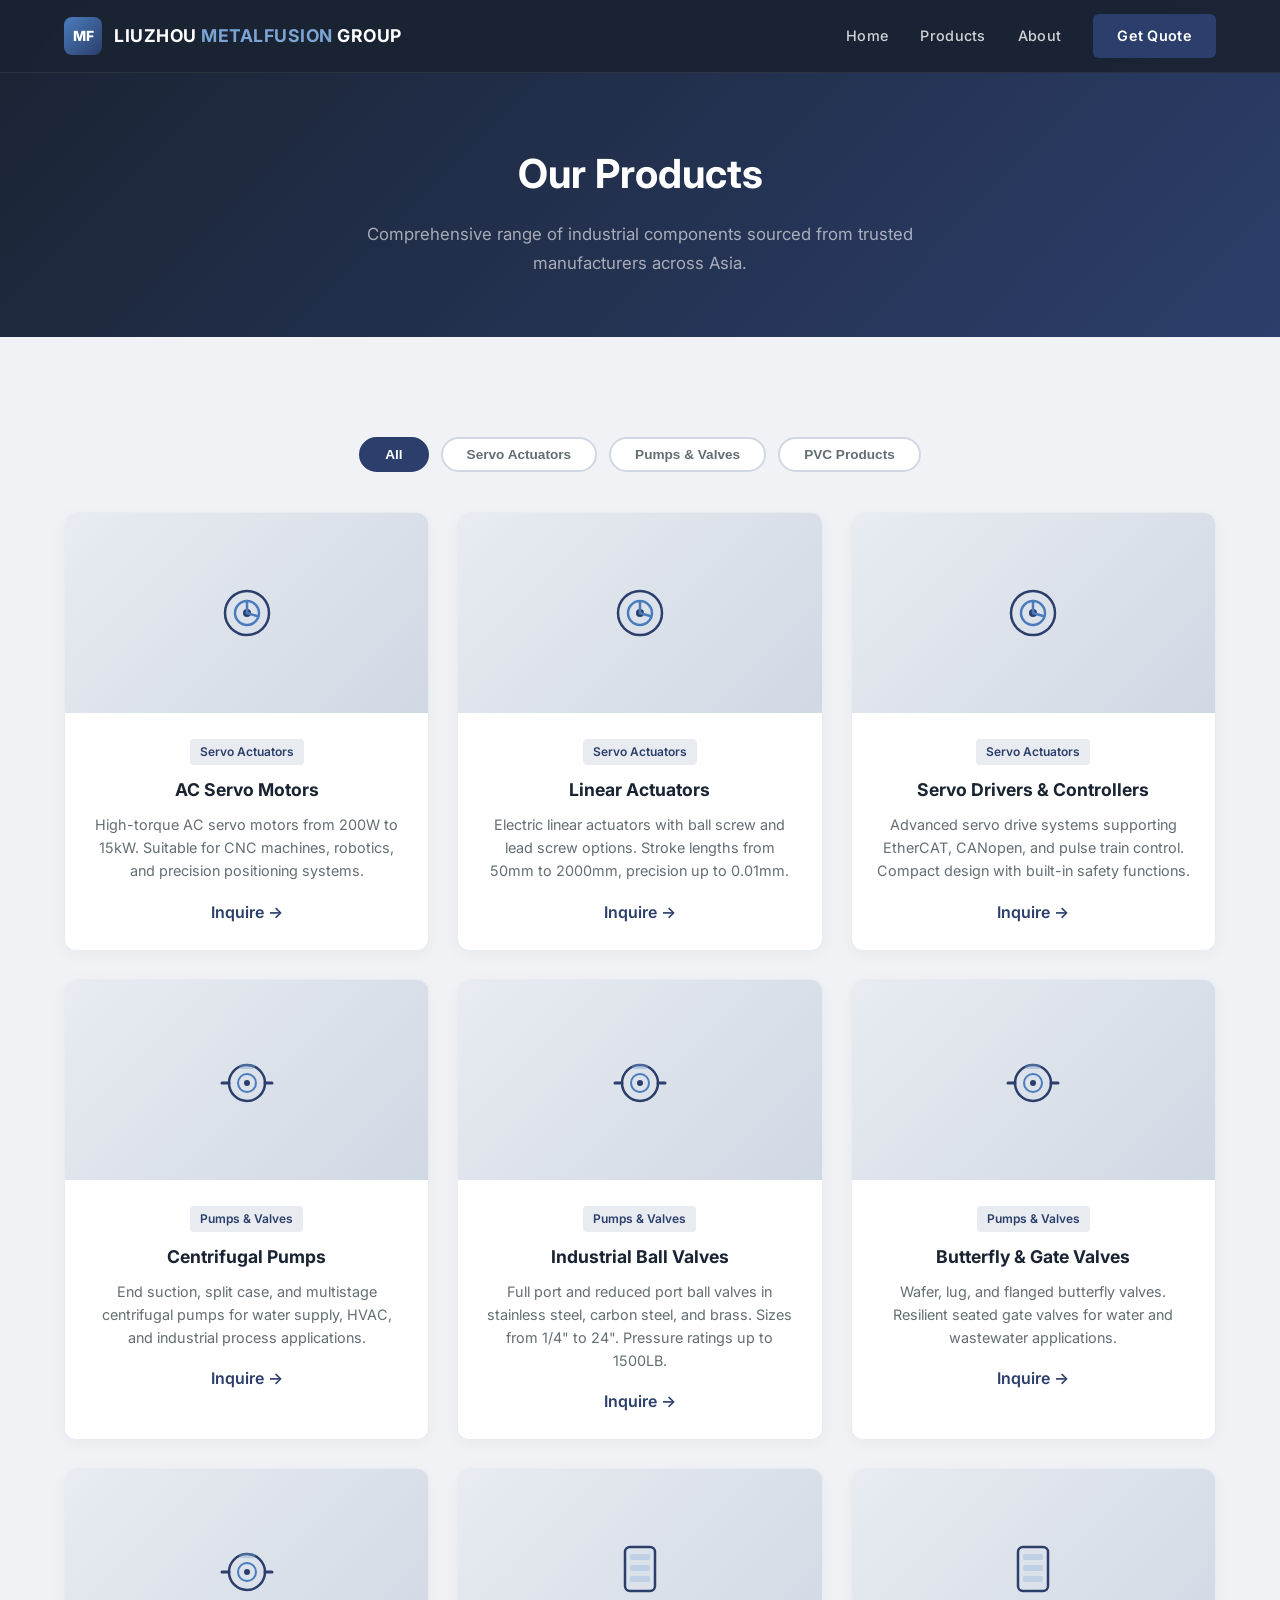
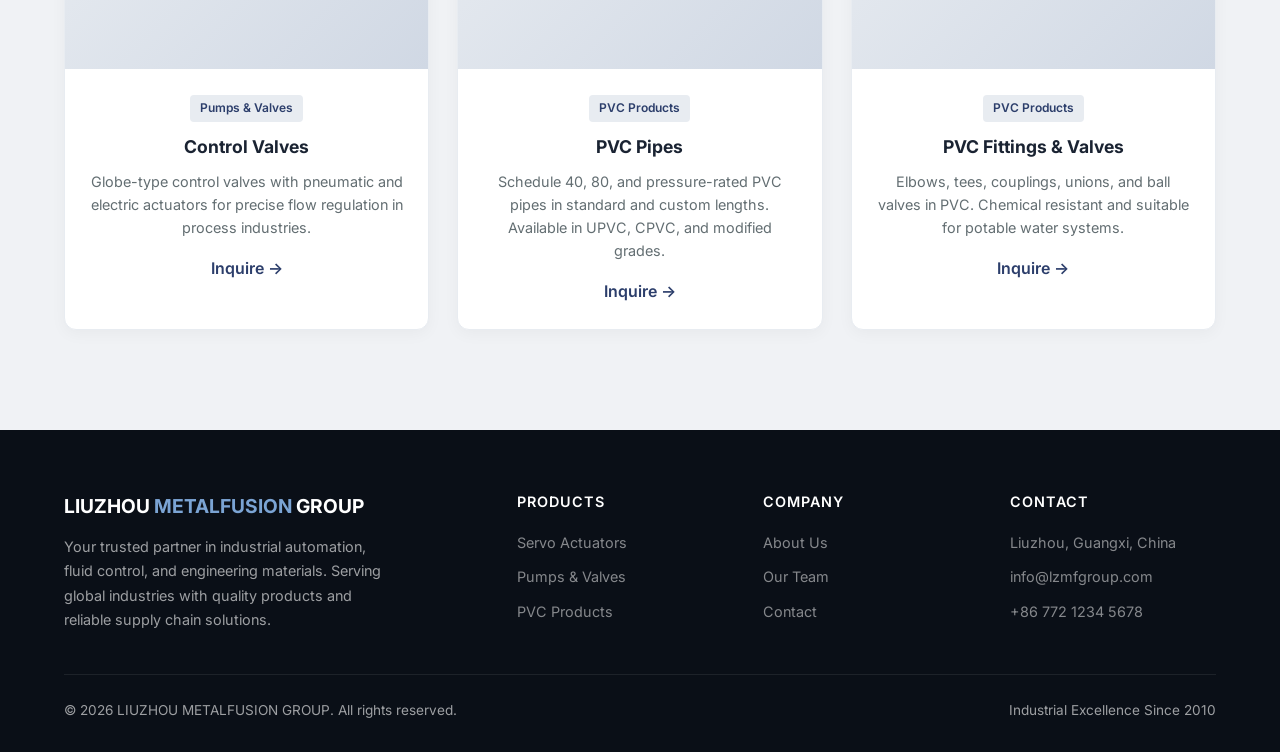
<file: products.html>
<!DOCTYPE html>
<html lang="en">
<head>
  <meta charset="UTF-8" />
  <meta name="viewport" content="width=device-width, initial-scale=1.0" />
  <meta name="description" content="LIUZHOU METALFUSION GROUP - Product categories, servo actuators, pumps, valves, and PVC procurement solutions." />
  <link rel="preconnect" href="https://fonts.googleapis.com" />
  <link href="https://fonts.googleapis.com/css2?family=Inter:wght@400;500;600;700;800&display=swap" rel="stylesheet" />
  <link rel="stylesheet" href="css/style.css" />
  <title>LIUZHOU METALFUSION GROUP | Industrial Solutions</title>
</head>
<body>
<nav class="navbar">
  <div class="container">
    <a href="index.html" class="logo">
      <div class="logo-icon">MF</div>
      <span class="logo-text">LIUZHOU <span>METALFUSION</span> GROUP</span>
    </a>
    <div class="nav-links" id="navLinks">
      <a href="index.html">Home</a>
      <a href="products.html">Products</a>
      <a href="about.html">About</a>
      <a href="contact.html" class="btn-nav">Get Quote</a>
    </div>
    <div class="mobile-toggle" onclick="document.getElementById('navLinks').classList.toggle('active')">
      <span></span><span></span><span></span>
    </div>
  </div>
</nav>

<section class="page-header">
  <div class="container">
    <h1>Our Products</h1>
    <p>Comprehensive range of industrial components sourced from trusted manufacturers across Asia.</p>
  </div>
</section>

<section class="products-intro section">
  <div class="container text-center">
    <div class="products-filter">
      <button class="filter-btn active" onclick="filterProducts('all',this)">All</button>
      <button class="filter-btn" onclick="filterProducts('actuators',this)">Servo Actuators</button>
      <button class="filter-btn" onclick="filterProducts('pumps',this)">Pumps &amp; Valves</button>
      <button class="filter-btn" onclick="filterProducts('pvc',this)">PVC Products</button>
    </div>
    <div class="products-grid">
      <div class="product-card" data-category="actuators">
        <div class="product-card-img"><svg viewBox="0 0 60 60" xmlns="http://www.w3.org/2000/svg" style="width:60px;height:60px;">
  <circle cx="30" cy="30" r="22" fill="none" stroke="#2c3e6b" stroke-width="2.5"/>
  <circle cx="30" cy="30" r="12" fill="none" stroke="#4a7cbd" stroke-width="2.5"/>
  <circle cx="30" cy="30" r="4" fill="#2c3e6b"/>
  <line x1="30" y1="30" x2="30" y2="18" stroke="#4a7cbd" stroke-width="2.5" stroke-linecap="round"/>
  <line x1="30" y1="30" x2="40" y2="33" stroke="#4a7cbd" stroke-width="2.5" stroke-linecap="round"/>
</svg></div>
        <div class="product-card-body">
          <span class="tag">Servo Actuators</span>
          <h3>AC Servo Motors</h3>
          <p>High-torque AC servo motors from 200W to 15kW. Suitable for CNC machines, robotics, and precision positioning systems.</p>
          <a href="contact.html" class="btn-sm">Inquire &rarr;</a>
        </div>
      </div>
      <div class="product-card" data-category="actuators">
        <div class="product-card-img"><svg viewBox="0 0 60 60" xmlns="http://www.w3.org/2000/svg" style="width:60px;height:60px;">
  <circle cx="30" cy="30" r="22" fill="none" stroke="#2c3e6b" stroke-width="2.5"/>
  <circle cx="30" cy="30" r="12" fill="none" stroke="#4a7cbd" stroke-width="2.5"/>
  <circle cx="30" cy="30" r="4" fill="#2c3e6b"/>
  <line x1="30" y1="30" x2="30" y2="18" stroke="#4a7cbd" stroke-width="2.5" stroke-linecap="round"/>
  <line x1="30" y1="30" x2="40" y2="33" stroke="#4a7cbd" stroke-width="2.5" stroke-linecap="round"/>
</svg></div>
        <div class="product-card-body">
          <span class="tag">Servo Actuators</span>
          <h3>Linear Actuators</h3>
          <p>Electric linear actuators with ball screw and lead screw options. Stroke lengths from 50mm to 2000mm, precision up to 0.01mm.</p>
          <a href="contact.html" class="btn-sm">Inquire &rarr;</a>
        </div>
      </div>
      <div class="product-card" data-category="actuators">
        <div class="product-card-img"><svg viewBox="0 0 60 60" xmlns="http://www.w3.org/2000/svg" style="width:60px;height:60px;">
  <circle cx="30" cy="30" r="22" fill="none" stroke="#2c3e6b" stroke-width="2.5"/>
  <circle cx="30" cy="30" r="12" fill="none" stroke="#4a7cbd" stroke-width="2.5"/>
  <circle cx="30" cy="30" r="4" fill="#2c3e6b"/>
  <line x1="30" y1="30" x2="30" y2="18" stroke="#4a7cbd" stroke-width="2.5" stroke-linecap="round"/>
  <line x1="30" y1="30" x2="40" y2="33" stroke="#4a7cbd" stroke-width="2.5" stroke-linecap="round"/>
</svg></div>
        <div class="product-card-body">
          <span class="tag">Servo Actuators</span>
          <h3>Servo Drivers &amp; Controllers</h3>
          <p>Advanced servo drive systems supporting EtherCAT, CANopen, and pulse train control. Compact design with built-in safety functions.</p>
          <a href="contact.html" class="btn-sm">Inquire &rarr;</a>
        </div>
      </div>
      <div class="product-card" data-category="pumps">
        <div class="product-card-img"><svg viewBox="0 0 60 60" xmlns="http://www.w3.org/2000/svg" style="width:60px;height:60px;">
  <circle cx="30" cy="33" r="18" fill="none" stroke="#2c3e6b" stroke-width="2.5"/>
  <circle cx="30" cy="33" r="9" fill="none" stroke="#4a7cbd" stroke-width="2"/>
  <circle cx="30" cy="33" r="3" fill="#2c3e6b"/>
  <path d="M12 33 L5 33" stroke="#2c3e6b" stroke-width="3" stroke-linecap="round"/>
  <path d="M48 33 L55 33" stroke="#2c3e6b" stroke-width="3" stroke-linecap="round"/>
  <rect x="22" y="14" width="16" height="5" rx="3" fill="#7ba4d4" opacity="0.4"/>
</svg></div>
        <div class="product-card-body">
          <span class="tag">Pumps &amp; Valves</span>
          <h3>Centrifugal Pumps</h3>
          <p>End suction, split case, and multistage centrifugal pumps for water supply, HVAC, and industrial process applications.</p>
          <a href="contact.html" class="btn-sm">Inquire &rarr;</a>
        </div>
      </div>
      <div class="product-card" data-category="pumps">
        <div class="product-card-img"><svg viewBox="0 0 60 60" xmlns="http://www.w3.org/2000/svg" style="width:60px;height:60px;">
  <circle cx="30" cy="33" r="18" fill="none" stroke="#2c3e6b" stroke-width="2.5"/>
  <circle cx="30" cy="33" r="9" fill="none" stroke="#4a7cbd" stroke-width="2"/>
  <circle cx="30" cy="33" r="3" fill="#2c3e6b"/>
  <path d="M12 33 L5 33" stroke="#2c3e6b" stroke-width="3" stroke-linecap="round"/>
  <path d="M48 33 L55 33" stroke="#2c3e6b" stroke-width="3" stroke-linecap="round"/>
  <rect x="22" y="14" width="16" height="5" rx="3" fill="#7ba4d4" opacity="0.4"/>
</svg></div>
        <div class="product-card-body">
          <span class="tag">Pumps &amp; Valves</span>
          <h3>Industrial Ball Valves</h3>
          <p>Full port and reduced port ball valves in stainless steel, carbon steel, and brass. Sizes from 1/4" to 24". Pressure ratings up to 1500LB.</p>
          <a href="contact.html" class="btn-sm">Inquire &rarr;</a>
        </div>
      </div>
      <div class="product-card" data-category="pumps">
        <div class="product-card-img"><svg viewBox="0 0 60 60" xmlns="http://www.w3.org/2000/svg" style="width:60px;height:60px;">
  <circle cx="30" cy="33" r="18" fill="none" stroke="#2c3e6b" stroke-width="2.5"/>
  <circle cx="30" cy="33" r="9" fill="none" stroke="#4a7cbd" stroke-width="2"/>
  <circle cx="30" cy="33" r="3" fill="#2c3e6b"/>
  <path d="M12 33 L5 33" stroke="#2c3e6b" stroke-width="3" stroke-linecap="round"/>
  <path d="M48 33 L55 33" stroke="#2c3e6b" stroke-width="3" stroke-linecap="round"/>
  <rect x="22" y="14" width="16" height="5" rx="3" fill="#7ba4d4" opacity="0.4"/>
</svg></div>
        <div class="product-card-body">
          <span class="tag">Pumps &amp; Valves</span>
          <h3>Butterfly &amp; Gate Valves</h3>
          <p>Wafer, lug, and flanged butterfly valves. Resilient seated gate valves for water and wastewater applications.</p>
          <a href="contact.html" class="btn-sm">Inquire &rarr;</a>
        </div>
      </div>
      <div class="product-card" data-category="pumps">
        <div class="product-card-img"><svg viewBox="0 0 60 60" xmlns="http://www.w3.org/2000/svg" style="width:60px;height:60px;">
  <circle cx="30" cy="33" r="18" fill="none" stroke="#2c3e6b" stroke-width="2.5"/>
  <circle cx="30" cy="33" r="9" fill="none" stroke="#4a7cbd" stroke-width="2"/>
  <circle cx="30" cy="33" r="3" fill="#2c3e6b"/>
  <path d="M12 33 L5 33" stroke="#2c3e6b" stroke-width="3" stroke-linecap="round"/>
  <path d="M48 33 L55 33" stroke="#2c3e6b" stroke-width="3" stroke-linecap="round"/>
  <rect x="22" y="14" width="16" height="5" rx="3" fill="#7ba4d4" opacity="0.4"/>
</svg></div>
        <div class="product-card-body">
          <span class="tag">Pumps &amp; Valves</span>
          <h3>Control Valves</h3>
          <p>Globe-type control valves with pneumatic and electric actuators for precise flow regulation in process industries.</p>
          <a href="contact.html" class="btn-sm">Inquire &rarr;</a>
        </div>
      </div>
      <div class="product-card" data-category="pvc">
        <div class="product-card-img"><svg viewBox="0 0 60 60" xmlns="http://www.w3.org/2000/svg" style="width:60px;height:60px;">
  <rect x="15" y="8" width="30" height="44" rx="5" fill="none" stroke="#2c3e6b" stroke-width="2.5"/>
  <rect x="20" y="15" width="20" height="6" rx="2" fill="#7ba4d4" opacity="0.3"/>
  <rect x="20" y="26" width="20" height="6" rx="2" fill="#7ba4d4" opacity="0.3"/>
  <rect x="20" y="37" width="20" height="6" rx="2" fill="#7ba4d4" opacity="0.3"/>
</svg></div>
        <div class="product-card-body">
          <span class="tag">PVC Products</span>
          <h3>PVC Pipes</h3>
          <p>Schedule 40, 80, and pressure-rated PVC pipes in standard and custom lengths. Available in UPVC, CPVC, and modified grades.</p>
          <a href="contact.html" class="btn-sm">Inquire &rarr;</a>
        </div>
      </div>
      <div class="product-card" data-category="pvc">
        <div class="product-card-img"><svg viewBox="0 0 60 60" xmlns="http://www.w3.org/2000/svg" style="width:60px;height:60px;">
  <rect x="15" y="8" width="30" height="44" rx="5" fill="none" stroke="#2c3e6b" stroke-width="2.5"/>
  <rect x="20" y="15" width="20" height="6" rx="2" fill="#7ba4d4" opacity="0.3"/>
  <rect x="20" y="26" width="20" height="6" rx="2" fill="#7ba4d4" opacity="0.3"/>
  <rect x="20" y="37" width="20" height="6" rx="2" fill="#7ba4d4" opacity="0.3"/>
</svg></div>
        <div class="product-card-body">
          <span class="tag">PVC Products</span>
          <h3>PVC Fittings &amp; Valves</h3>
          <p>Elbows, tees, couplings, unions, and ball valves in PVC. Chemical resistant and suitable for potable water systems.</p>
          <a href="contact.html" class="btn-sm">Inquire &rarr;</a>
        </div>
      </div>
    </div>
  </div>
</section>

<footer class="footer">
  <div class="container">
    <div class="footer-grid">
      <div class="footer-brand">
        <span class="logo-text" style="color:#fff;font-weight:700;font-size:1.2rem;">LIUZHOU <span style="color:#7ba4d4;">METALFUSION</span> GROUP</span>
        <p>Your trusted partner in industrial automation, fluid control, and engineering materials. Serving global industries with quality products and reliable supply chain solutions.</p>
      </div>
      <div class="footer-col">
        <h5>Products</h5>
        <a href="products.html#actuators">Servo Actuators</a>
        <a href="products.html#pumps">Pumps &amp; Valves</a>
        <a href="products.html#pvc">PVC Products</a>
      </div>
      <div class="footer-col">
        <h5>Company</h5>
        <a href="about.html">About Us</a>
        <a href="about.html#team">Our Team</a>
        <a href="contact.html">Contact</a>
      </div>
      <div class="footer-col">
        <h5>Contact</h5>
        <a>Liuzhou, Guangxi, China</a>
        <a>info@lzmfgroup.com</a>
        <a>+86 772 1234 5678</a>
      </div>
    </div>
    <div class="footer-bottom">
      <span>&copy; 2026 LIUZHOU METALFUSION GROUP. All rights reserved.</span>
      <span>Industrial Excellence Since 2010</span>
    </div>
  </div>
</footer>

<script>
function filterProducts(cat, btn) {
  document.querySelectorAll('.filter-btn').forEach(b => b.classList.remove('active'));
  btn.classList.add('active');
  document.querySelectorAll('.product-card').forEach(c => {
    c.style.display = (cat === 'all' || c.dataset.category === cat) ? 'block' : 'none';
  });
}
</script>
</body>
</html>
</file>
<file: css/style.css>
/* ============================================
   LIUZHOU METALFUSION GROUP
   Industrial Engineering Website
   ============================================ */

*, *::before, *::after { margin: 0; padding: 0; box-sizing: border-box; }
html { scroll-behavior: smooth; font-size: 16px; }
body {
  font-family: 'Inter', -apple-system, BlinkMacSystemFont, 'Segoe UI', Roboto, sans-serif;
  color: #2d3436;
  line-height: 1.7;
  background: #fff;
  overflow-x: hidden;
}
a { text-decoration: none; color: inherit; }
ul { list-style: none; }
img { max-width: 100%; height: auto; display: block; }
.container { max-width: 1200px; margin: 0 auto; padding: 0 24px; }
.section { padding: 100px 0; }
.section-title {
  font-size: 2.2rem;
  font-weight: 700;
  color: #1a2332;
  margin-bottom: 16px;
  letter-spacing: -0.5px;
}
.section-subtitle {
  font-size: 1.1rem;
  color: #636e72;
  max-width: 600px;
  margin-bottom: 48px;
  line-height: 1.6;
}
.text-center { text-align: center; }
.text-center .section-subtitle { margin-left: auto; margin-right: auto; }

.navbar {
  position: fixed;
  top: 0; left: 0; width: 100%;
  z-index: 1000;
  background: rgba(26,35,50,0.95);
  backdrop-filter: blur(10px);
  border-bottom: 1px solid rgba(255,255,255,0.08);
}
.navbar .container {
  display: flex;
  align-items: center;
  justify-content: space-between;
  height: 72px;
}
.navbar .logo { display: flex; align-items: center; gap: 12px; }
.navbar .logo-icon {
  width: 38px; height: 38px;
  background: linear-gradient(135deg, #4a7cbd, #2c3e6b);
  border-radius: 8px;
  display: flex; align-items: center; justify-content: center;
  font-weight: 800; font-size: 14px; color: #fff;
}
.navbar .logo-text { color: #fff; font-weight: 700; font-size: 1.1rem; letter-spacing: 0.5px; }
.navbar .logo-text span { color: #7ba4d4; }
.nav-links { display: flex; align-items: center; gap: 32px; }
.nav-links a {
  color: rgba(255,255,255,0.8);
  font-size: 0.9rem;
  font-weight: 500;
  transition: color 0.2s;
  letter-spacing: 0.3px;
}
.nav-links a:hover { color: #7ba4d4; }
.nav-links .btn-nav {
  background: #2c3e6b; color: #fff;
  padding: 10px 24px; border-radius: 6px;
  font-weight: 600;
}
.nav-links .btn-nav:hover { background: #3a50a0; }
.mobile-toggle { display: none; flex-direction: column; gap: 5px; cursor: pointer; padding: 8px; }
.mobile-toggle span { width: 26px; height: 2px; background: #fff; border-radius: 2px; }

.hero {
  min-height: 100vh;
  display: flex; align-items: center;
  background: linear-gradient(135deg, #0f1520 0%, #1a2332 40%, #2c3e6b 100%);
  position: relative; overflow: hidden;
  padding-top: 72px;
}
.hero .container {
  position: relative; z-index: 1;
  display: grid; grid-template-columns: 1fr 1fr; gap: 60px; align-items: center;
}
.hero-content h1 {
  font-size: 3.2rem; font-weight: 800; color: #fff;
  line-height: 1.2; margin-bottom: 20px; letter-spacing: -1px;
}
.hero-content h1 span { color: #7ba4d4; }
.hero-content p {
  font-size: 1.1rem; color: rgba(255,255,255,0.7);
  margin-bottom: 36px; max-width: 520px; line-height: 1.7;
}
.hero-buttons { display: flex; gap: 16px; flex-wrap: wrap; }
.btn-primary {
  display: inline-flex; align-items: center; gap: 8px;
  background: #2c3e6b; color: #fff;
  padding: 14px 32px; border-radius: 8px;
  font-weight: 600; font-size: 0.95rem;
  transition: all 0.2s; border: none; cursor: pointer;
}
.btn-primary:hover { background: #3a50a0; transform: translateY(-1px); }
.btn-outline {
  display: inline-flex; align-items: center; gap: 8px;
  border: 2px solid rgba(255,255,255,0.3); color: #fff;
  padding: 12px 30px; border-radius: 8px;
  font-weight: 600; font-size: 0.95rem;
}
.btn-outline:hover { border-color: #7ba4d4; color: #7ba4d4; }
.hero-stats {
  display: grid; grid-template-columns: repeat(3, 1fr); gap: 24px;
  background: rgba(255,255,255,0.05);
  border: 1px solid rgba(255,255,255,0.1);
  border-radius: 12px; padding: 36px;
}
.hero-stat { text-align: center; }
.hero-stat-number { font-size: 2.2rem; font-weight: 800; color: #7ba4d4; margin-bottom: 4px; }
.hero-stat-label { font-size: 0.85rem; color: rgba(255,255,255,0.6); text-transform: uppercase; letter-spacing: 1px; }

.categories { background: #f0f2f5; }
.categories-grid { display: grid; grid-template-columns: repeat(3, 1fr); gap: 32px; }
.category-card {
  background: #fff; border-radius: 12px; padding: 40px 32px;
  box-shadow: 0 4px 20px rgba(0,0,0,0.04);
  border: 1px solid #e8ecf1; transition: all 0.3s;
}
.category-card:hover {
  transform: translateY(-4px);
  box-shadow: 0 12px 40px rgba(0,0,0,0.08);
  border-color: #b0c4de;
}
.category-icon {
  width: 56px; height: 56px;
  background: linear-gradient(135deg, #e8ecf1, #d0d8e4);
  border-radius: 12px;
  display: flex; align-items: center; justify-content: center;
  font-size: 1.6rem; margin-bottom: 20px;
}
.category-card h3 { font-size: 1.3rem; font-weight: 700; color: #1a2332; margin-bottom: 12px; }
.category-card p { color: #636e72; font-size: 0.95rem; margin-bottom: 16px; line-height: 1.7; }
.category-card .tag-list { display: flex; flex-wrap: wrap; gap: 8px; }
.category-card .tag { background: #f0f2f5; color: #2c3e6b; font-size: 0.8rem; padding: 4px 12px; border-radius: 20px; font-weight: 500; }

.advantages { background: #fff; }
.advantages-grid { display: grid; grid-template-columns: repeat(4, 1fr); gap: 28px; }
.advantage-item { text-align: center; padding: 32px 20px; }
.advantage-icon { font-size: 2.4rem; margin-bottom: 16px; }
.advantage-item h4 { font-size: 1.05rem; font-weight: 700; color: #1a2332; margin-bottom: 8px; }
.advantage-item p { font-size: 0.9rem; color: #636e72; line-height: 1.6; }

.applications { background: linear-gradient(135deg, #1a2332, #2c3e6b); color: #fff; }
.applications .section-title { color: #fff; }
.applications .section-subtitle { color: rgba(255,255,255,0.6); }
.apps-grid { display: grid; grid-template-columns: repeat(4, 1fr); gap: 24px; }
.app-card {
  background: rgba(255,255,255,0.06);
  border: 1px solid rgba(255,255,255,0.1);
  border-radius: 10px; padding: 28px 24px; text-align: center;
}
.app-card:hover { background: rgba(255,255,255,0.1); border-color: rgba(123,164,212,0.4); }
.app-icon { font-size: 2rem; margin-bottom: 12px; }
.app-card h4 { font-size: 1rem; font-weight: 600; margin-bottom: 6px; }
.app-card p { font-size: 0.85rem; color: rgba(255,255,255,0.5); }

.cta-banner { background: #0f1520; padding: 80px 0; text-align: center; }
.cta-banner h2 { font-size: 2.2rem; font-weight: 700; color: #fff; margin-bottom: 16px; }
.cta-banner p { color: rgba(255,255,255,0.6); max-width: 560px; margin: 0 auto 32px; font-size: 1.05rem; }

.footer { background: #0a0f17; color: rgba(255,255,255,0.6); padding: 60px 0 30px; }
.footer-grid { display: grid; grid-template-columns: 2fr 1fr 1fr 1fr; gap: 40px; margin-bottom: 40px; }
.footer-brand .logo-text { font-size: 1.2rem; margin-bottom: 12px; display: block; }
.footer-brand p { font-size: 0.9rem; line-height: 1.7; max-width: 320px; }
.footer-col h5 { color: #fff; font-size: 0.9rem; font-weight: 600; margin-bottom: 16px; text-transform: uppercase; letter-spacing: 1px; }
.footer-col a { display: block; color: rgba(255,255,255,0.5); font-size: 0.9rem; margin-bottom: 10px; }
.footer-col a:hover { color: #7ba4d4; }
.footer-bottom { border-top: 1px solid rgba(255,255,255,0.08); padding-top: 24px; display: flex; justify-content: space-between; align-items: center; flex-wrap: wrap; gap: 12px; font-size: 0.85rem; }

.page-header { padding: 140px 0 60px; background: linear-gradient(135deg, #1a2332, #2c3e6b); text-align: center; }
.page-header h1 { color: #fff; font-size: 2.5rem; font-weight: 700; margin-bottom: 12px; }
.page-header p { color: rgba(255,255,255,0.6); max-width: 600px; margin: 0 auto; font-size: 1.05rem; }

.products-intro { background: #f0f2f5; }
.products-filter { display: flex; gap: 12px; justify-content: center; margin-bottom: 40px; flex-wrap: wrap; }
.filter-btn { padding: 8px 24px; border: 2px solid #d0d8e4; border-radius: 30px; background: #fff; color: #636e72; font-weight: 600; font-size: 0.85rem; cursor: pointer; }
.filter-btn:hover, .filter-btn.active { border-color: #2c3e6b; background: #2c3e6b; color: #fff; }
.products-grid { display: grid; grid-template-columns: repeat(3, 1fr); gap: 28px; }
.product-card { background: #fff; border-radius: 12px; overflow: hidden; box-shadow: 0 4px 16px rgba(0,0,0,0.04); border: 1px solid #e8ecf1; transition: all 0.3s; }
.product-card:hover { transform: translateY(-3px); box-shadow: 0 8px 30px rgba(0,0,0,0.08); }
.product-card-img { height: 200px; background: linear-gradient(135deg, #e8ecf1, #d0d8e4); display: flex; align-items: center; justify-content: center; font-size: 3rem; }
.product-card-body { padding: 24px; }
.product-card-body h3 { font-size: 1.1rem; font-weight: 700; color: #1a2332; margin-bottom: 8px; }
.product-card-body .tag { display: inline-block; background: #e8ecf1; color: #2c3e6b; font-size: 0.75rem; padding: 3px 10px; border-radius: 4px; font-weight: 600; margin-bottom: 10px; }
.product-card-body p { font-size: 0.9rem; color: #636e72; line-height: 1.6; margin-bottom: 16px; }
.product-card-body .btn-sm { color: #2c3e6b; font-weight: 600; }

.about-story { background: #fff; }
.about-content { display: grid; grid-template-columns: 1fr 1fr; gap: 60px; align-items: center; }
.about-content h2 { font-size: 2rem; font-weight: 700; color: #1a2332; margin-bottom: 20px; }
.about-content p { color: #636e72; margin-bottom: 16px; line-height: 1.8; }
.about-image { background: linear-gradient(135deg, #e8ecf1, #d0d8e4); border-radius: 12px; height: 400px; display: flex; align-items: center; justify-content: center; font-size: 4rem; }
.team-grid { display: grid; grid-template-columns: repeat(4, 1fr); gap: 24px; }
.team-card { text-align: center; }
.team-avatar { width: 80px; height: 80px; background: linear-gradient(135deg, #e8ecf1, #d0d8e4); border-radius: 50%; margin: 0 auto 16px; display: flex; align-items: center; justify-content: center; font-size: 2rem; }
.team-card h4 { font-size: 1rem; font-weight: 700; color: #1a2332; }
.team-card p { font-size: 0.85rem; color: #636e72; }

.contact-section { background: #f0f2f5; }
.contact-grid { display: grid; grid-template-columns: 1fr 1fr; gap: 48px; }
.contact-info h3 { font-size: 1.3rem; font-weight: 700; color: #1a2332; margin-bottom: 24px; }
.contact-item { display: flex; gap: 16px; margin-bottom: 24px; }
.contact-item-icon { width: 48px; height: 48px; background: #e8ecf1; border-radius: 10px; display: flex; align-items: center; justify-content: center; font-size: 1.3rem; flex-shrink: 0; }
.contact-item h4 { font-size: 0.95rem; font-weight: 600; color: #1a2332; margin-bottom: 4px; }
.contact-item p { font-size: 0.9rem; color: #636e72; }
.contact-form { background: #fff; border-radius: 12px; padding: 36px; box-shadow: 0 4px 20px rgba(0,0,0,0.04); }
.form-group { margin-bottom: 20px; }
.form-group label { display: block; font-size: 0.85rem; font-weight: 600; color: #1a2332; margin-bottom: 6px; }
.form-group input, .form-group textarea, .form-group select { width: 100%; padding: 12px 16px; border: 2px solid #e8ecf1; border-radius: 8px; font-family: inherit; font-size: 0.95rem; background: #fafbfc; }
.form-group input:focus, .form-group textarea:focus, .form-group select:focus { outline: none; border-color: #2c3e6b; }
.form-group textarea { min-height: 120px; resize: vertical; }

@media (max-width: 1024px) {
  .hero .container { grid-template-columns: 1fr; gap: 40px; }
  .hero-content h1 { font-size: 2.5rem; }
  .hero-stats { padding: 24px; }
  .advantages-grid { grid-template-columns: repeat(2, 1fr); }
  .apps-grid { grid-template-columns: repeat(2, 1fr); }
  .about-content { grid-template-columns: 1fr; }
  .footer-grid { grid-template-columns: 1fr 1fr; }
  .contact-grid { grid-template-columns: 1fr; }
}
@media (max-width: 768px) {
  .nav-links { display: none; }
  .mobile-toggle { display: flex; }
  .nav-links.active { display: flex; flex-direction: column; position: absolute; top: 72px; left: 0; width: 100%; background: #1a2332; padding: 24px; gap: 16px; border-bottom: 1px solid rgba(255,255,255,0.08); }
  .categories-grid { grid-template-columns: 1fr; }
  .products-grid { grid-template-columns: 1fr 1fr; }
  .team-grid { grid-template-columns: repeat(2, 1fr); }
  .hero-content h1 { font-size: 2rem; }
  .section { padding: 60px 0; }
  .section-title { font-size: 1.8rem; }
}
@media (max-width: 480px) {
  .products-grid { grid-template-columns: 1fr; }
  .advantages-grid { grid-template-columns: 1fr; }
  .apps-grid { grid-template-columns: 1fr; }
  .hero-stats { grid-template-columns: 1fr; gap: 16px; }
  .footer-grid { grid-template-columns: 1fr; }
}
</file>
